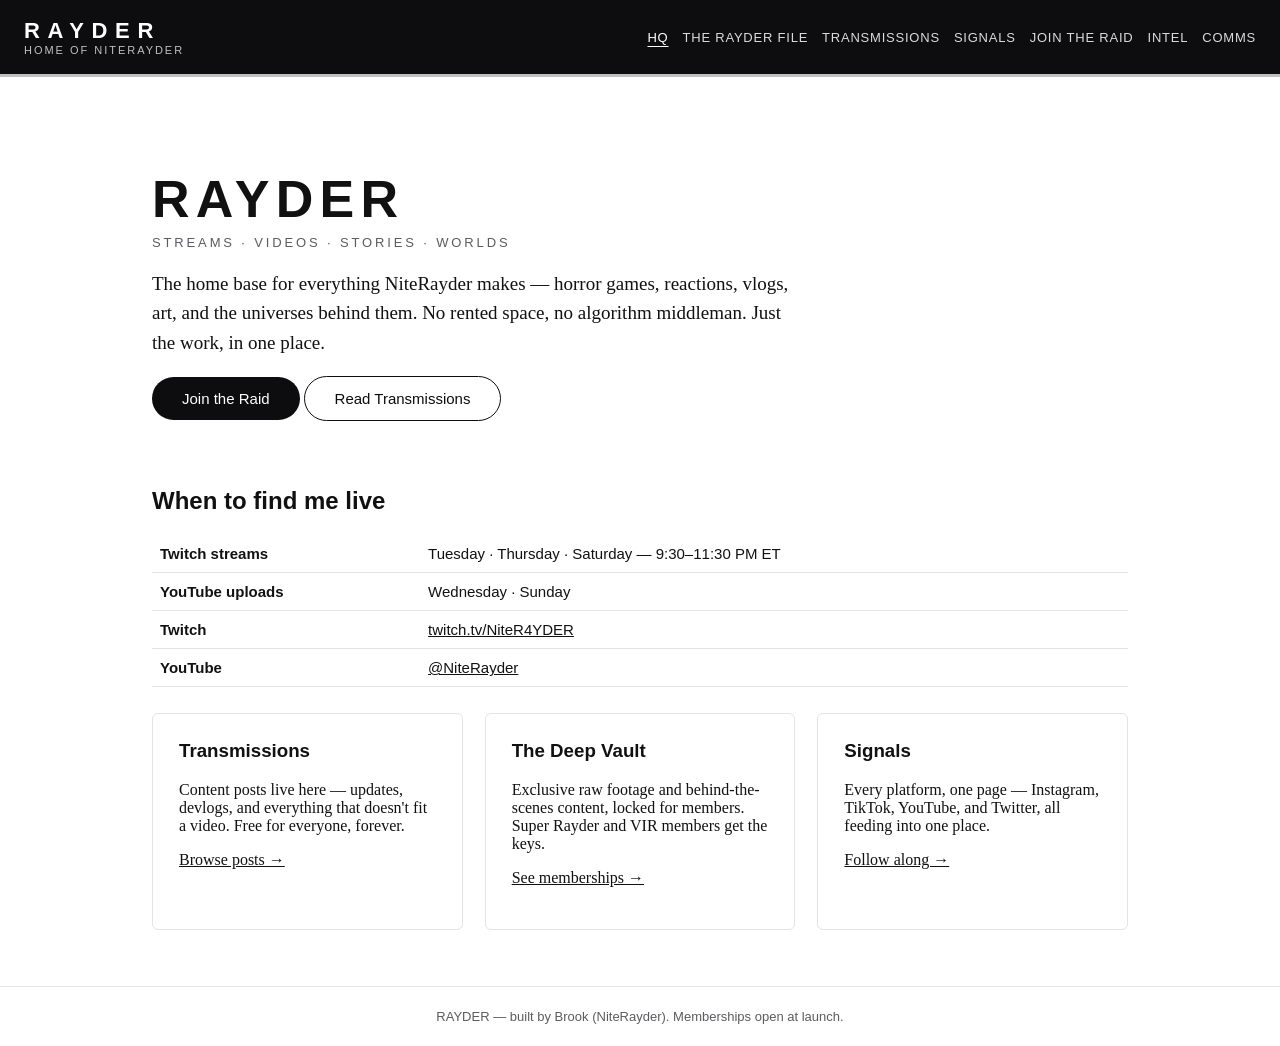
<file: rayder-site-phase1/site/public/index.html>
<!DOCTYPE html>
<html lang="en">
<head>
<meta charset="utf-8">
<meta name="viewport" content="width=device-width, initial-scale=1">
<title>RAYDER — HQ</title>
<link rel="stylesheet" href="styles.css">
</head>
<body>
<header class="site-head">
  <div class="wordmark">RAYDER<small>HOME OF NITERAYDER</small></div>
  <nav class="nav">
    <a href="index.html" class="active">HQ</a>
    <a href="about.html">The Rayder File</a>
    <a href="transmissions.html">Transmissions</a>
    <a href="signals.html">Signals</a>
    <a href="memberships.html">Join the Raid</a>
    <a href="intel.html">Intel</a>
    <a href="comms.html">Comms</a>
  </nav>
</header>
<main class="wrap">
  <section class="hero">
    <h1>RAYDER</h1>
    <div class="tag">Streams · Videos · Stories · Worlds</div>
    <p class="lede">The home base for everything NiteRayder makes — horror games, reactions, vlogs, art, and the universes behind them. No rented space, no algorithm middleman. Just the work, in one place.</p>
    <p>
      <a class="btn" href="memberships.html">Join the Raid</a>
      <a class="btn ghost" href="transmissions.html">Read Transmissions</a>
    </p>
  </section>

  <section>
    <h2>When to find me live</h2>
    <table class="schedule">
      <tr><th>Twitch streams</th><td>Tuesday · Thursday · Saturday — 9:30–11:30 PM ET</td></tr>
      <tr><th>YouTube uploads</th><td>Wednesday · Sunday</td></tr>
      <tr><th>Twitch</th><td><a href="https://www.twitch.tv/NiteR4YDER">twitch.tv/NiteR4YDER</a></td></tr>
      <tr><th>YouTube</th><td><a href="https://www.youtube.com/@NiteRayder">@NiteRayder</a></td></tr>
    </table>
  </section>

  <section class="grid">
    <div class="card">
      <h3>Transmissions</h3>
      <p>Content posts live here — updates, devlogs, and everything that doesn't fit a video. Free for everyone, forever.</p>
      <p><a href="transmissions.html">Browse posts →</a></p>
    </div>
    <div class="card">
      <h3>The Deep Vault</h3>
      <p>Exclusive raw footage and behind-the-scenes content, locked for members. Super Rayder and VIR members get the keys.</p>
      <p><a href="memberships.html">See memberships →</a></p>
    </div>
    <div class="card">
      <h3>Signals</h3>
      <p>Every platform, one page — Instagram, TikTok, YouTube, and Twitter, all feeding into one place.</p>
      <p><a href="signals.html">Follow along →</a></p>
    </div>
  </section>
</main>
<footer class="site-foot">RAYDER — built by Brook (NiteRayder). Memberships open at launch.</footer>
</body>
</html>
</file>
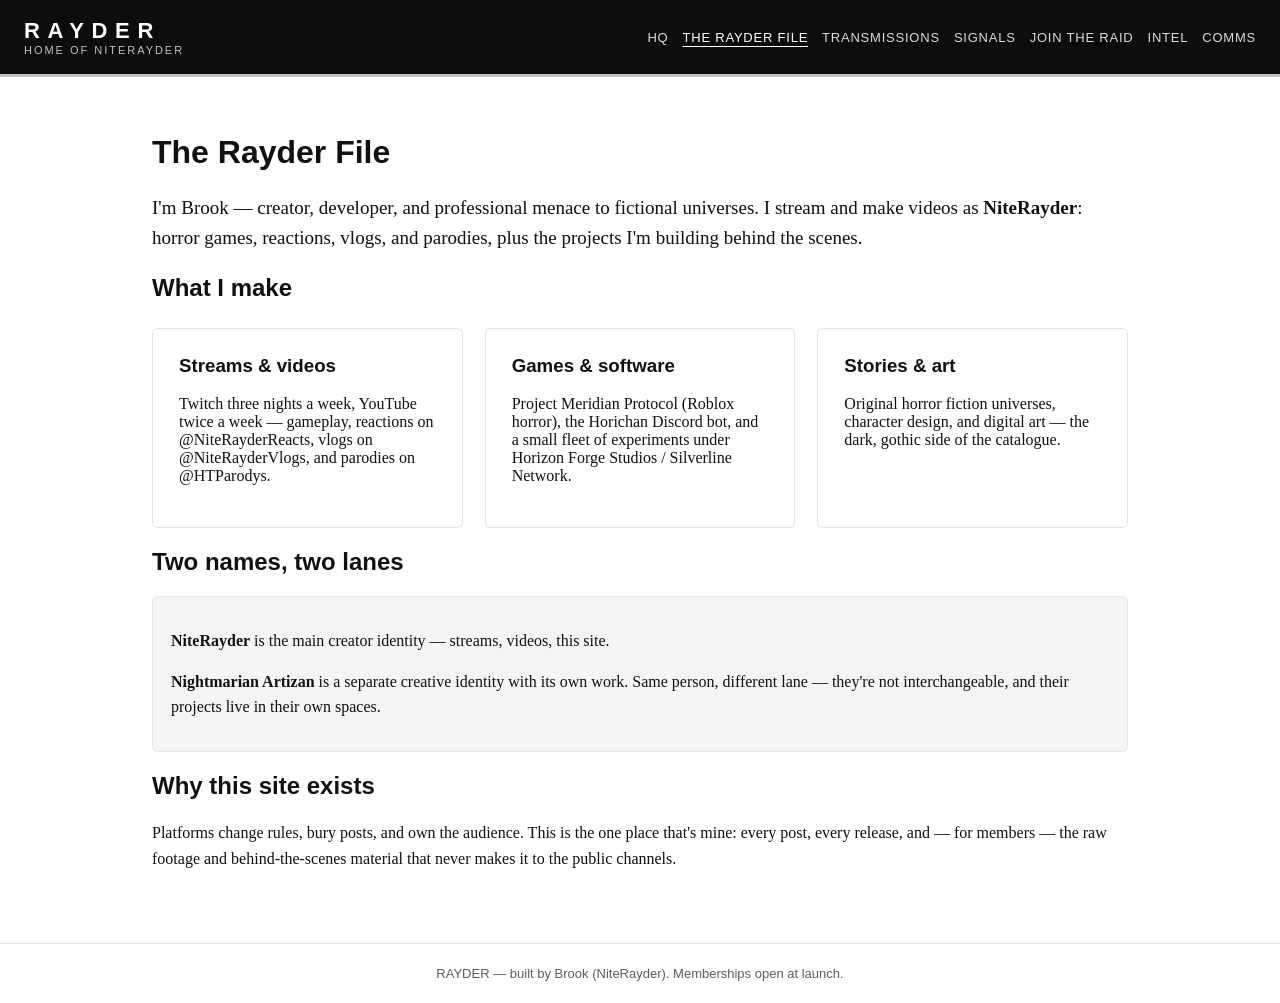
<file: rayder-site-phase1/site/public/about.html>
<!DOCTYPE html>
<html lang="en">
<head>
<meta charset="utf-8">
<meta name="viewport" content="width=device-width, initial-scale=1">
<title>RAYDER — The Rayder File</title>
<link rel="stylesheet" href="styles.css">
</head>
<body>
<header class="site-head">
  <div class="wordmark">RAYDER<small>HOME OF NITERAYDER</small></div>
  <nav class="nav">
    <a href="index.html">HQ</a>
    <a href="about.html" class="active">The Rayder File</a>
    <a href="transmissions.html">Transmissions</a>
    <a href="signals.html">Signals</a>
    <a href="memberships.html">Join the Raid</a>
    <a href="intel.html">Intel</a>
    <a href="comms.html">Comms</a>
  </nav>
</header>
<main class="wrap">
  <h1>The Rayder File</h1>
  <p class="lede" style="font-size:19px;line-height:1.6">I'm Brook — creator, developer, and professional menace to fictional universes. I stream and make videos as <strong>NiteRayder</strong>: horror games, reactions, vlogs, and parodies, plus the projects I'm building behind the scenes.</p>

  <h2>What I make</h2>
  <div class="grid">
    <div class="card"><h3>Streams &amp; videos</h3><p>Twitch three nights a week, YouTube twice a week — gameplay, reactions on @NiteRayderReacts, vlogs on @NiteRayderVlogs, and parodies on @HTParodys.</p></div>
    <div class="card"><h3>Games &amp; software</h3><p>Project Meridian Protocol (Roblox horror), the Horichan Discord bot, and a small fleet of experiments under Horizon Forge Studios / Silverline Network.</p></div>
    <div class="card"><h3>Stories &amp; art</h3><p>Original horror fiction universes, character design, and digital art — the dark, gothic side of the catalogue.</p></div>
  </div>

  <h2>Two names, two lanes</h2>
  <div class="note">
    <p><strong>NiteRayder</strong> is the main creator identity — streams, videos, this site.</p>
    <p><strong>Nightmarian Artizan</strong> is a separate creative identity with its own work. Same person, different lane — they're not interchangeable, and their projects live in their own spaces.</p>
  </div>

  <h2>Why this site exists</h2>
  <p style="line-height:1.6">Platforms change rules, bury posts, and own the audience. This is the one place that's mine: every post, every release, and — for members — the raw footage and behind-the-scenes material that never makes it to the public channels.</p>
</main>
<footer class="site-foot">RAYDER — built by Brook (NiteRayder). Memberships open at launch.</footer>
</body>
</html>
</file>
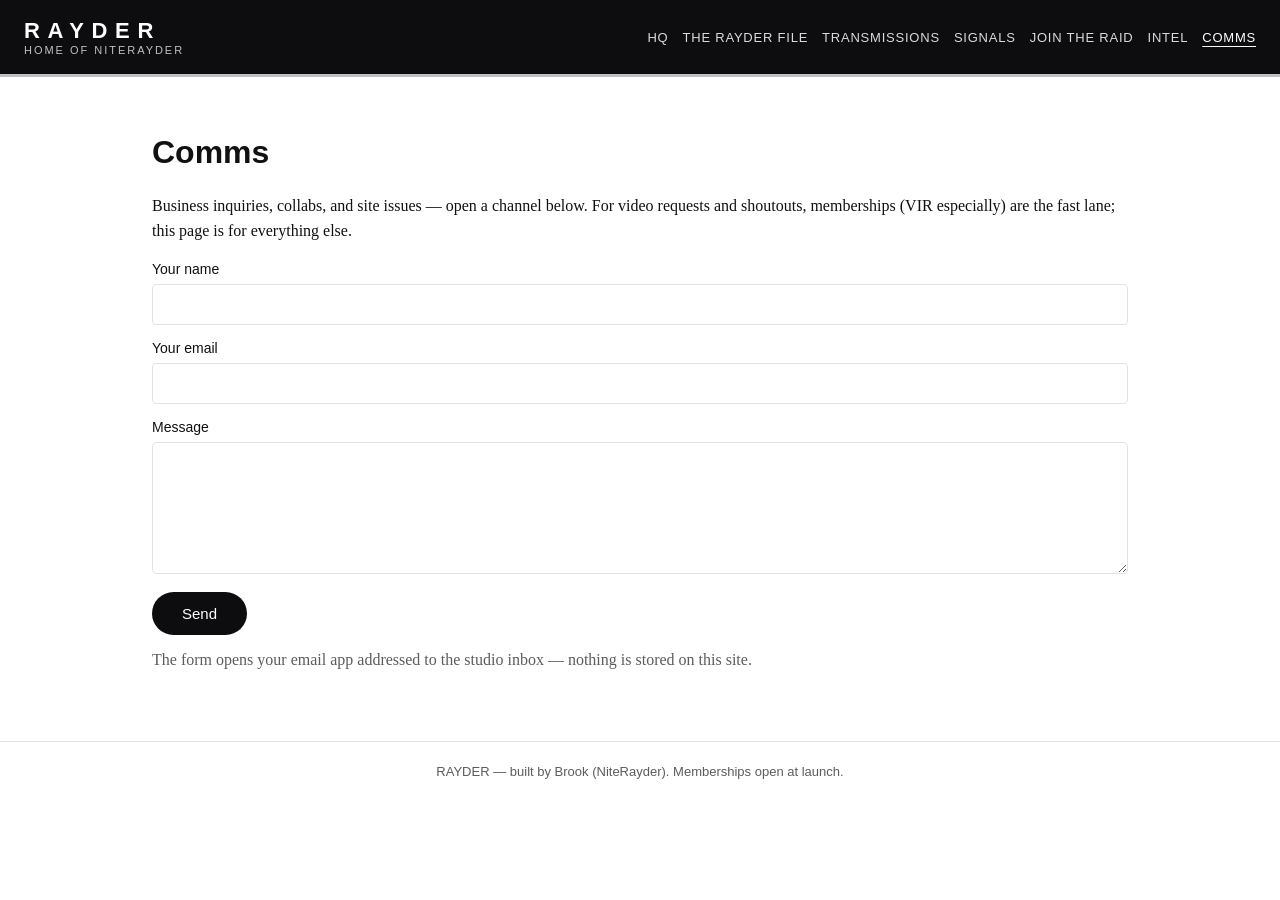
<file: rayder-site-phase1/site/public/comms.html>
<!DOCTYPE html>
<html lang="en">
<head>
<meta charset="utf-8">
<meta name="viewport" content="width=device-width, initial-scale=1">
<title>RAYDER — Comms</title>
<link rel="stylesheet" href="styles.css">
</head>
<body>
<header class="site-head">
  <div class="wordmark">RAYDER<small>HOME OF NITERAYDER</small></div>
  <nav class="nav">
    <a href="index.html">HQ</a>
    <a href="about.html">The Rayder File</a>
    <a href="transmissions.html">Transmissions</a>
    <a href="signals.html">Signals</a>
    <a href="memberships.html">Join the Raid</a>
    <a href="intel.html">Intel</a>
    <a href="comms.html" class="active">Comms</a>
  </nav>
</header>
<main class="wrap">
  <h1>Comms</h1>
  <p style="line-height:1.6">Business inquiries, collabs, and site issues — open a channel below. For video requests and shoutouts, memberships (VIR especially) are the fast lane; this page is for everything else.</p>

  <!-- Phase 1 contact: mailto form (per the original hub plan). Phase 2 can
       swap this for a real form endpoint. Confirm the inbox address with Brook. -->
  <form action="mailto:valkyraenightstudios@gmail.com" method="post" enctype="text/plain">
    <label for="name">Your name</label>
    <input id="name" name="name" required>
    <label for="email">Your email</label>
    <input id="email" name="email" type="email" required>
    <label for="msg">Message</label>
    <textarea id="msg" name="message" rows="6" required></textarea>
    <button class="btn" type="submit">Send</button>
  </form>
  <p style="color:var(--muted)">The form opens your email app addressed to the studio inbox — nothing is stored on this site.</p>
</main>
<footer class="site-foot">RAYDER — built by Brook (NiteRayder). Memberships open at launch.</footer>
</body>
</html>
</file>
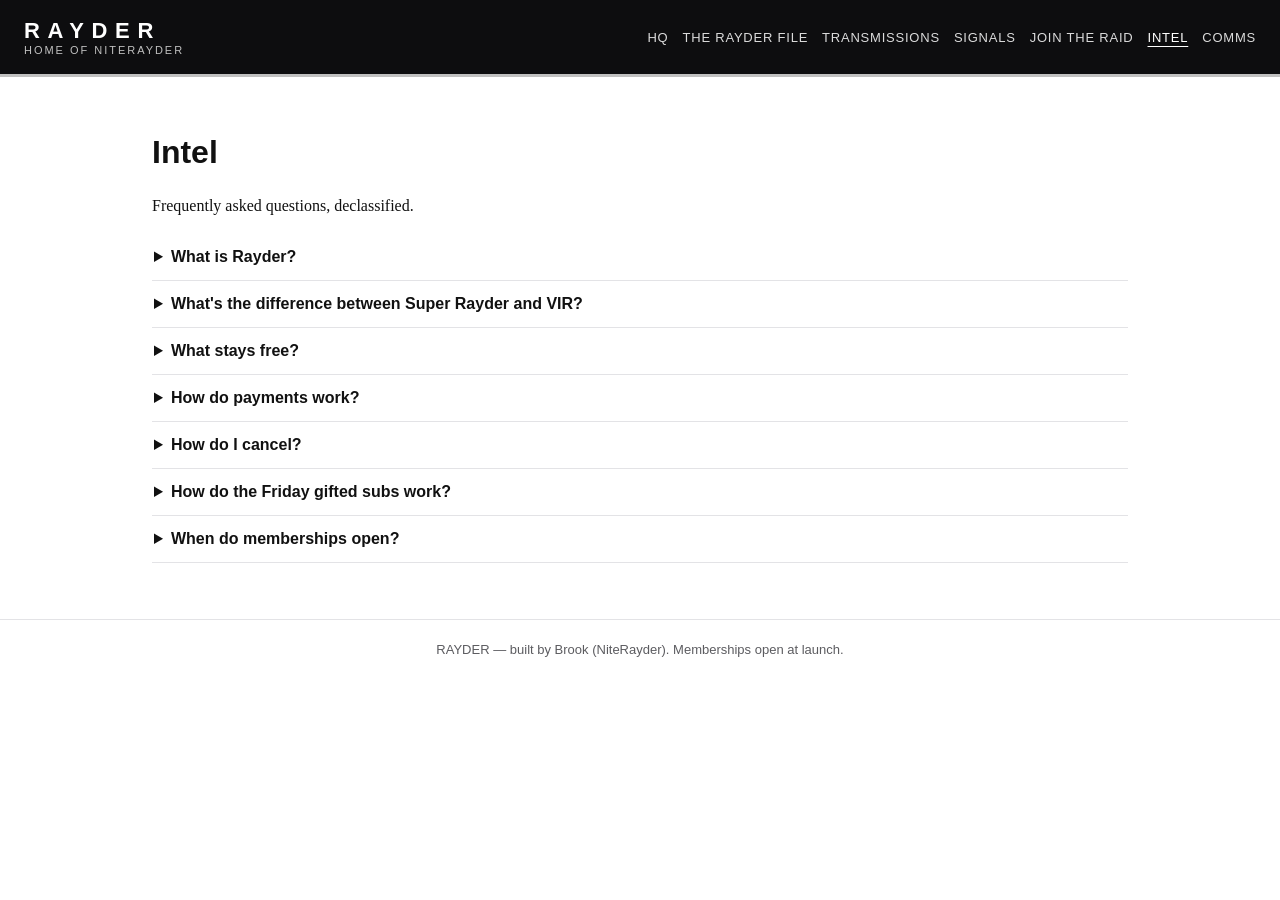
<file: rayder-site-phase1/site/public/intel.html>
<!DOCTYPE html>
<html lang="en">
<head>
<meta charset="utf-8">
<meta name="viewport" content="width=device-width, initial-scale=1">
<title>RAYDER — Intel</title>
<link rel="stylesheet" href="styles.css">
</head>
<body>
<header class="site-head">
  <div class="wordmark">RAYDER<small>HOME OF NITERAYDER</small></div>
  <nav class="nav">
    <a href="index.html">HQ</a>
    <a href="about.html">The Rayder File</a>
    <a href="transmissions.html">Transmissions</a>
    <a href="signals.html">Signals</a>
    <a href="memberships.html">Join the Raid</a>
    <a href="intel.html" class="active">Intel</a>
    <a href="comms.html">Comms</a>
  </nav>
</header>
<main class="wrap">
  <h1>Intel</h1>
  <p style="line-height:1.6">Frequently asked questions, declassified.</p>

  <details>
    <summary>What is Rayder?</summary>
    <p>Brook's (NiteRayder's) own home base — posts, releases, social feeds, and member-only content in one place that no platform can bury or take away.</p>
  </details>
  <details>
    <summary>What's the difference between Super Rayder and VIR?</summary>
    <p>Super Rayder ($1/month) unlocks the exclusive raw footage and behind-the-scenes content in The Deep Vault, exclusive Discord channels, an end-of-video shoutout, and entry into the Friday gifted-sub draws. VIR ($5/month) gets all of that plus potential team membership, guaranteed content requests, a start-of-video shoutout, and a personal DM/shoutout.</p>
  </details>
  <details>
    <summary>What stays free?</summary>
    <p>Transmissions (all content posts), Signals, and everything on the public channels. Posts are never sub-locked — memberships gate the members area and The Deep Vault, not the writing.</p>
  </details>
  <details>
    <summary>How do payments work?</summary>
    <p>Memberships are paid through PayPal — you subscribe on PayPal's own pages, and PayPal tells this site when your membership is active. The site never sees or stores your card or account details.</p>
  </details>
  <details>
    <summary>How do I cancel?</summary>
    <p>Inside your own PayPal account, anytime — your membership here follows your PayPal subscription automatically. No emails, no guilt trips, no dark patterns.</p>
  </details>
  <details>
    <summary>How do the Friday gifted subs work?</summary>
    <p>They're funded from the combined earnings of all members. Three gifts go out each week, and the winners are chosen on Fridays.</p>
  </details>
  <details>
    <summary>When do memberships open?</summary>
    <p>The site is being built now and memberships switch on at launch. Watch Transmissions and the socials for the date.</p>
  </details>
</main>
<footer class="site-foot">RAYDER — built by Brook (NiteRayder). Memberships open at launch.</footer>
</body>
</html>
</file>
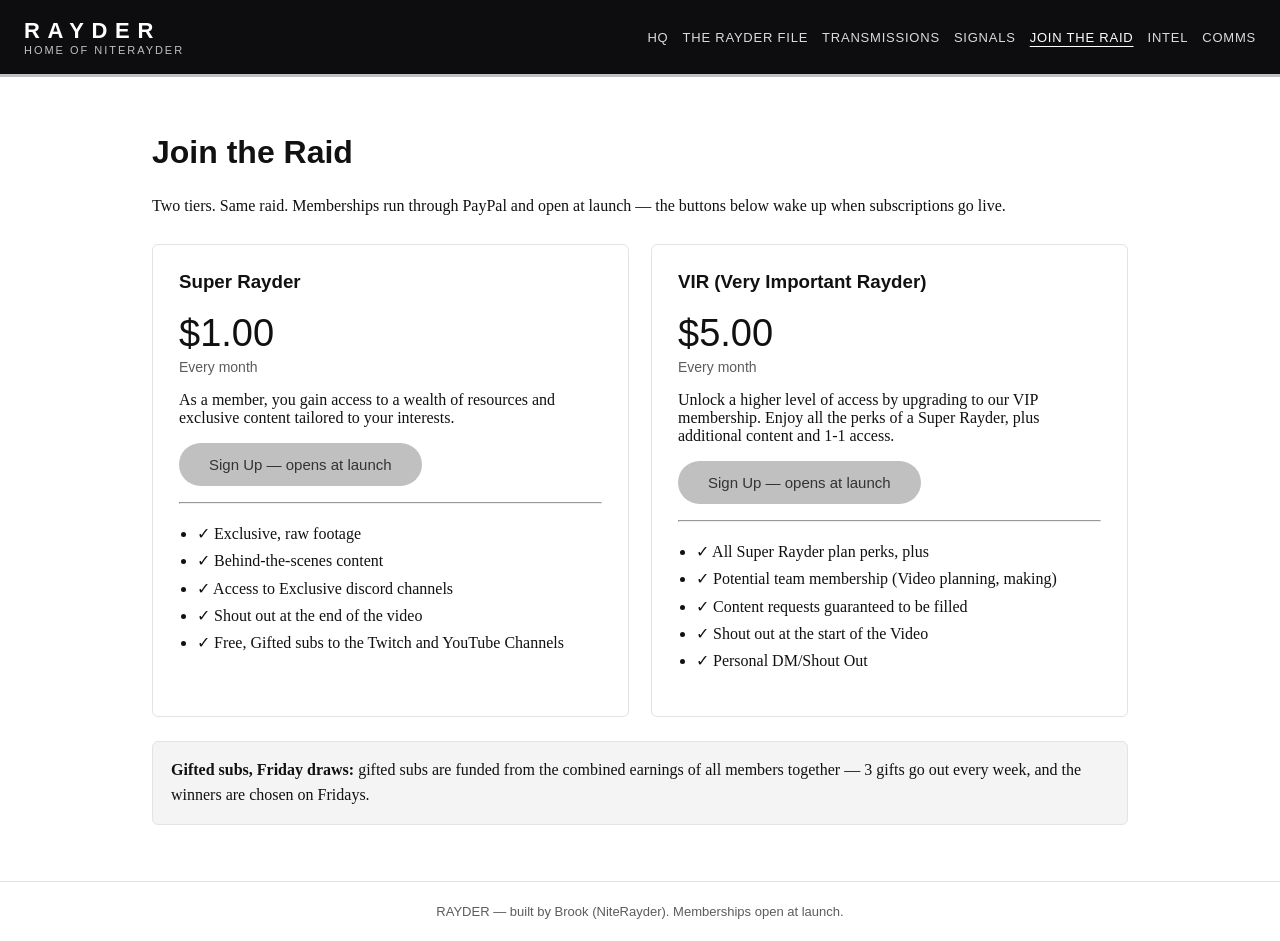
<file: rayder-site-phase1/site/public/memberships.html>
<!DOCTYPE html>
<html lang="en">
<head>
<meta charset="utf-8">
<meta name="viewport" content="width=device-width, initial-scale=1">
<title>RAYDER — Join the Raid</title>
<link rel="stylesheet" href="styles.css">
</head>
<body>
<header class="site-head">
  <div class="wordmark">RAYDER<small>HOME OF NITERAYDER</small></div>
  <nav class="nav">
    <a href="index.html">HQ</a>
    <a href="about.html">The Rayder File</a>
    <a href="transmissions.html">Transmissions</a>
    <a href="signals.html">Signals</a>
    <a href="memberships.html" class="active">Join the Raid</a>
    <a href="intel.html">Intel</a>
    <a href="comms.html">Comms</a>
  </nav>
</header>
<main class="wrap">
  <h1>Join the Raid</h1>
  <p style="line-height:1.6">Two tiers. Same raid. Memberships run through PayPal and open at launch — the buttons below wake up when subscriptions go live.</p>

  <section class="grid">
    <div class="card">
      <h3>Super Rayder</h3>
      <div class="price">$1.00</div>
      <div class="per">Every month</div>
      <p>As a member, you gain access to a wealth of resources and exclusive content tailored to your interests.</p>
      <!-- Phase 3: this button becomes the live PayPal subscribe button (sandbox first). -->
      <p><button class="btn disabled" disabled>Sign Up — opens at launch</button></p>
      <hr>
      <ul>
        <li>✓ Exclusive, raw footage</li>
        <li>✓ Behind-the-scenes content</li>
        <li>✓ Access to Exclusive discord channels</li>
        <li>✓ Shout out at the end of the video</li>
        <li>✓ Free, Gifted subs to the Twitch and YouTube Channels</li>
      </ul>
    </div>
    <div class="card">
      <h3>VIR (Very Important Rayder)</h3>
      <div class="price">$5.00</div>
      <div class="per">Every month</div>
      <p>Unlock a higher level of access by upgrading to our VIP membership. Enjoy all the perks of a Super Rayder, plus additional content and 1-1 access.</p>
      <!-- Phase 3: this button becomes the live PayPal subscribe button (sandbox first). -->
      <p><button class="btn disabled" disabled>Sign Up — opens at launch</button></p>
      <hr>
      <ul>
        <li>✓ All Super Rayder plan perks, plus</li>
        <li>✓ Potential team membership (Video planning, making)</li>
        <li>✓ Content requests guaranteed to be filled</li>
        <li>✓ Shout out at the start of the Video</li>
        <li>✓ Personal DM/Shout Out</li>
      </ul>
    </div>
  </section>

  <div class="note" style="margin-top:24px">
    <strong>Gifted subs, Friday draws:</strong> gifted subs are funded from the combined earnings of all members together — 3 gifts go out every week, and the winners are chosen on Fridays.
  </div>
</main>
<footer class="site-foot">RAYDER — built by Brook (NiteRayder). Memberships open at launch.</footer>
</body>
</html>
</file>
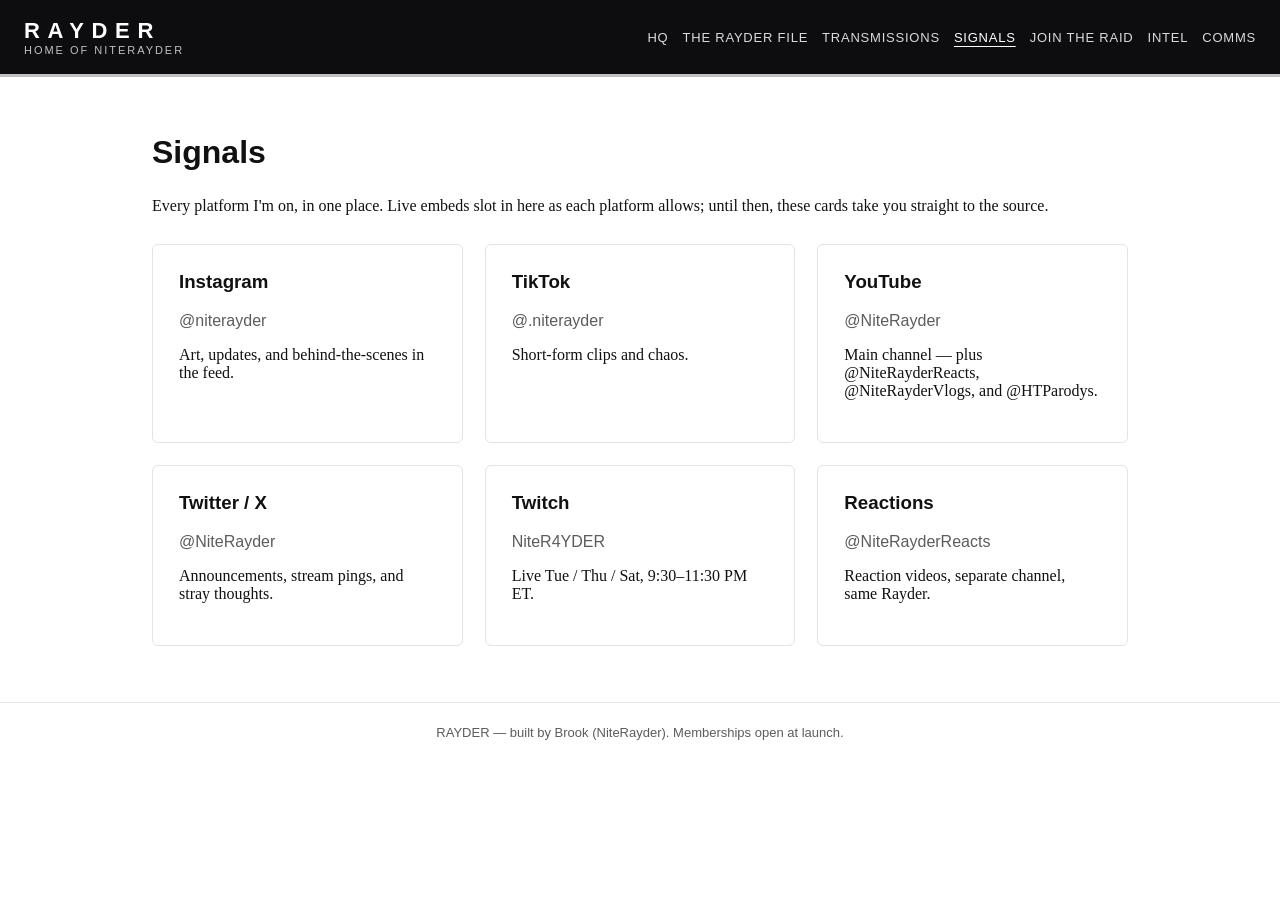
<file: rayder-site-phase1/site/public/signals.html>
<!DOCTYPE html>
<html lang="en">
<head>
<meta charset="utf-8">
<meta name="viewport" content="width=device-width, initial-scale=1">
<title>RAYDER — Signals</title>
<link rel="stylesheet" href="styles.css">
</head>
<body>
<header class="site-head">
  <div class="wordmark">RAYDER<small>HOME OF NITERAYDER</small></div>
  <nav class="nav">
    <a href="index.html">HQ</a>
    <a href="about.html">The Rayder File</a>
    <a href="transmissions.html">Transmissions</a>
    <a href="signals.html" class="active">Signals</a>
    <a href="memberships.html">Join the Raid</a>
    <a href="intel.html">Intel</a>
    <a href="comms.html">Comms</a>
  </nav>
</header>
<main class="wrap">
  <h1>Signals</h1>
  <p style="line-height:1.6">Every platform I'm on, in one place. Live embeds slot in here as each platform allows; until then, these cards take you straight to the source.</p>

  <section class="grid">
    <a class="card social-card" href="https://www.instagram.com/niterayder">
      <h3>Instagram</h3>
      <p class="handle">@niterayder</p>
      <p>Art, updates, and behind-the-scenes in the feed.</p>
    </a>
    <a class="card social-card" href="https://www.tiktok.com/@.niterayder">
      <h3>TikTok</h3>
      <p class="handle">@.niterayder</p>
      <p>Short-form clips and chaos.</p>
    </a>
    <a class="card social-card" href="https://www.youtube.com/@NiteRayder">
      <h3>YouTube</h3>
      <p class="handle">@NiteRayder</p>
      <p>Main channel — plus @NiteRayderReacts, @NiteRayderVlogs, and @HTParodys.</p>
    </a>
    <a class="card social-card" href="https://x.com/NiteRayder">
      <h3>Twitter / X</h3>
      <p class="handle">@NiteRayder</p>
      <p>Announcements, stream pings, and stray thoughts.</p>
    </a>
    <a class="card social-card" href="https://www.twitch.tv/NiteR4YDER">
      <h3>Twitch</h3>
      <p class="handle">NiteR4YDER</p>
      <p>Live Tue / Thu / Sat, 9:30–11:30 PM ET.</p>
    </a>
    <a class="card social-card" href="https://www.youtube.com/@NiteRayderReacts">
      <h3>Reactions</h3>
      <p class="handle">@NiteRayderReacts</p>
      <p>Reaction videos, separate channel, same Rayder.</p>
    </a>
  </section>
</main>
<footer class="site-foot">RAYDER — built by Brook (NiteRayder). Memberships open at launch.</footer>
</body>
</html>
</file>
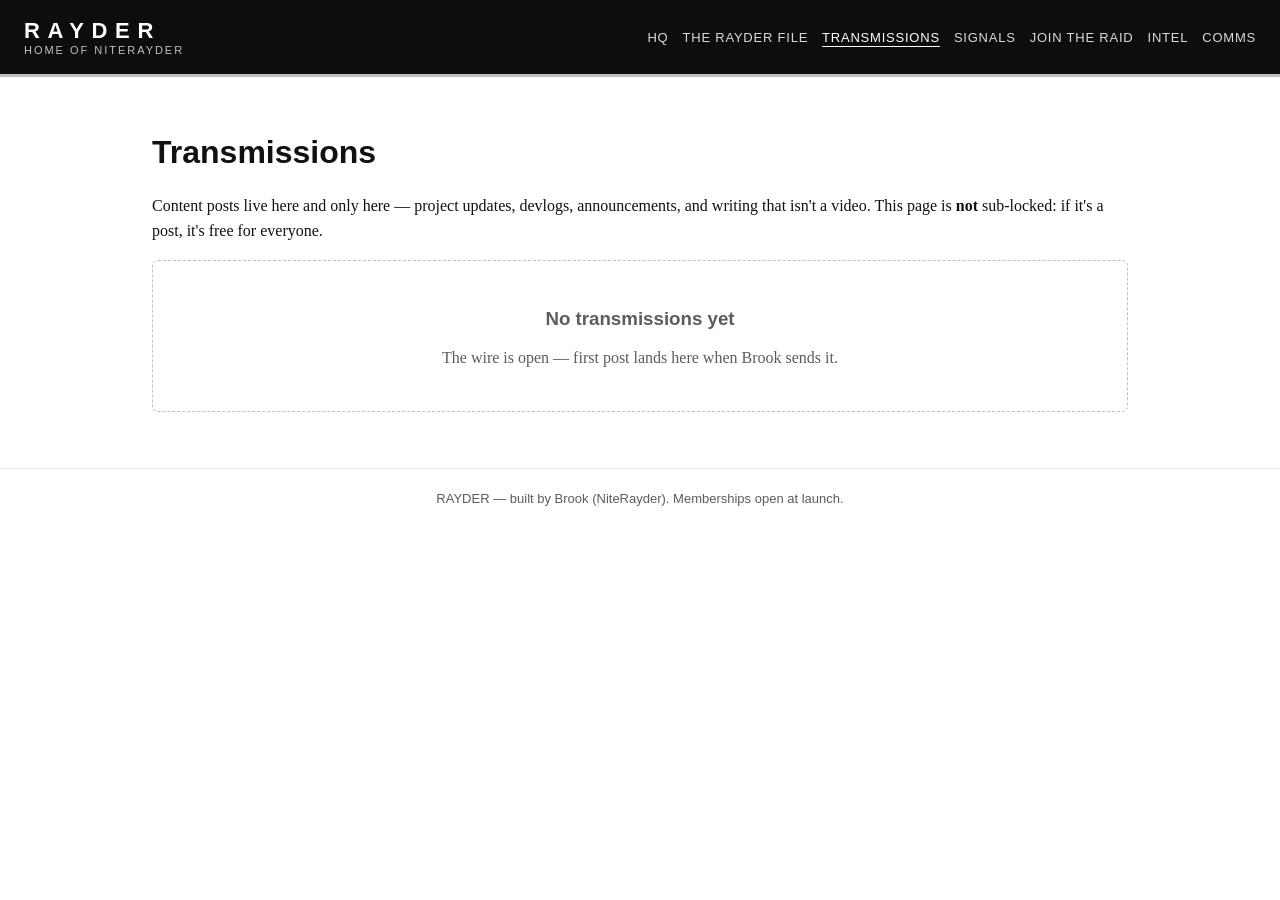
<file: rayder-site-phase1/site/public/transmissions.html>
<!DOCTYPE html>
<html lang="en">
<head>
<meta charset="utf-8">
<meta name="viewport" content="width=device-width, initial-scale=1">
<title>RAYDER — Transmissions</title>
<link rel="stylesheet" href="styles.css">
</head>
<body>
<header class="site-head">
  <div class="wordmark">RAYDER<small>HOME OF NITERAYDER</small></div>
  <nav class="nav">
    <a href="index.html">HQ</a>
    <a href="about.html">The Rayder File</a>
    <a href="transmissions.html" class="active">Transmissions</a>
    <a href="signals.html">Signals</a>
    <a href="memberships.html">Join the Raid</a>
    <a href="intel.html">Intel</a>
    <a href="comms.html">Comms</a>
  </nav>
</header>
<main class="wrap">
  <h1>Transmissions</h1>
  <p style="line-height:1.6">Content posts live here and only here — project updates, devlogs, announcements, and writing that isn't a video. This page is <strong>not</strong> sub-locked: if it's a post, it's free for everyone.</p>

  <!-- POSTS: Brook adds posts here (Phase 2 wires this to her admin dashboard).
       Card format:
       <article class="card">
         <h3>Post title</h3>
         <p class="per">Month Day, Year</p>
         <p>Post text…</p>
       </article>
  -->
  <div class="empty">
    <h3>No transmissions yet</h3>
    <p>The wire is open — first post lands here when Brook sends it.</p>
  </div>
</main>
<footer class="site-foot">RAYDER — built by Brook (NiteRayder). Memberships open at launch.</footer>
</body>
</html>
</file>
<file: rayder-site-phase1/site/public/styles.css>
/* RAYDER — Phase 1 public site. Black / white / silver, clean like the tier cards. */
:root{
  --ink:#111;
  --paper:#fff;
  --silver:#c0c0c0;
  --mist:#f4f4f5;
  --line:#e3e3e6;
  --muted:#5c5c60;
}
*{box-sizing:border-box}
body{margin:0;font-family:Georgia,'Times New Roman',serif;color:var(--ink);background:var(--paper)}
h1,h2,h3,.nav,.btn,.tag{font-family:Helvetica,Arial,sans-serif}
a{color:var(--ink)}
.site-head{background:#0d0d0f;color:#fff;padding:18px 24px;display:flex;flex-wrap:wrap;align-items:center;gap:16px;border-bottom:3px solid var(--silver)}
.wordmark{font-family:Helvetica,Arial,sans-serif;font-weight:800;letter-spacing:.35em;font-size:22px}
.wordmark small{display:block;letter-spacing:.18em;font-weight:400;font-size:11px;color:var(--silver)}
.nav{margin-left:auto;display:flex;flex-wrap:wrap;gap:14px;font-size:13px;letter-spacing:.06em;text-transform:uppercase}
.nav a{color:#fff;text-decoration:none;opacity:.85}
.nav a:hover,.nav a.active{opacity:1;text-decoration:underline;text-underline-offset:4px}
.wrap{max-width:1020px;margin:0 auto;padding:36px 22px 56px}
.hero{padding:56px 0 30px;text-align:left}
.hero h1{font-size:52px;margin:0 0 6px;letter-spacing:.12em}
.hero .tag{color:var(--muted);letter-spacing:.22em;text-transform:uppercase;font-size:13px}
.hero p.lede{font-size:19px;line-height:1.55;max-width:640px}
.grid{display:grid;grid-template-columns:repeat(auto-fit,minmax(280px,1fr));gap:22px;margin-top:26px}
.card{border:1px solid var(--line);background:var(--paper);padding:26px;border-radius:6px}
.card h3{margin-top:0}
.card .price{font-family:Helvetica,Arial,sans-serif;font-size:38px;margin:4px 0}
.card .per{color:var(--muted);font-family:Helvetica,Arial,sans-serif;font-size:14px}
.card ul{padding-left:18px;line-height:1.7}
.btn{display:inline-block;background:#0d0d0f;color:#fff;border:none;padding:13px 30px;border-radius:999px;font-size:15px;cursor:pointer;text-decoration:none}
.btn.disabled{background:var(--silver);color:#333;cursor:not-allowed}
.btn.ghost{background:#fff;color:#0d0d0f;border:1.5px solid #0d0d0f}
.note{background:var(--mist);border:1px solid var(--line);border-radius:6px;padding:16px 18px;line-height:1.55}
.schedule{border-collapse:collapse;width:100%;font-family:Helvetica,Arial,sans-serif;font-size:15px}
.schedule td,.schedule th{border-bottom:1px solid var(--line);padding:10px 8px;text-align:left}
footer.site-foot{border-top:1px solid var(--line);padding:22px;text-align:center;color:var(--muted);font-family:Helvetica,Arial,sans-serif;font-size:13px}
.social-card{display:block;text-decoration:none}
.social-card .handle{font-family:Helvetica,Arial,sans-serif;color:var(--muted)}
.empty{border:1.5px dashed var(--silver);border-radius:6px;padding:28px;text-align:center;color:var(--muted)}
details{border-bottom:1px solid var(--line);padding:14px 2px}
summary{font-family:Helvetica,Arial,sans-serif;font-weight:700;cursor:pointer}
input,textarea{width:100%;padding:11px;border:1px solid var(--line);border-radius:4px;font-size:15px;margin:6px 0 14px}
label{font-family:Helvetica,Arial,sans-serif;font-size:14px}
</file>
